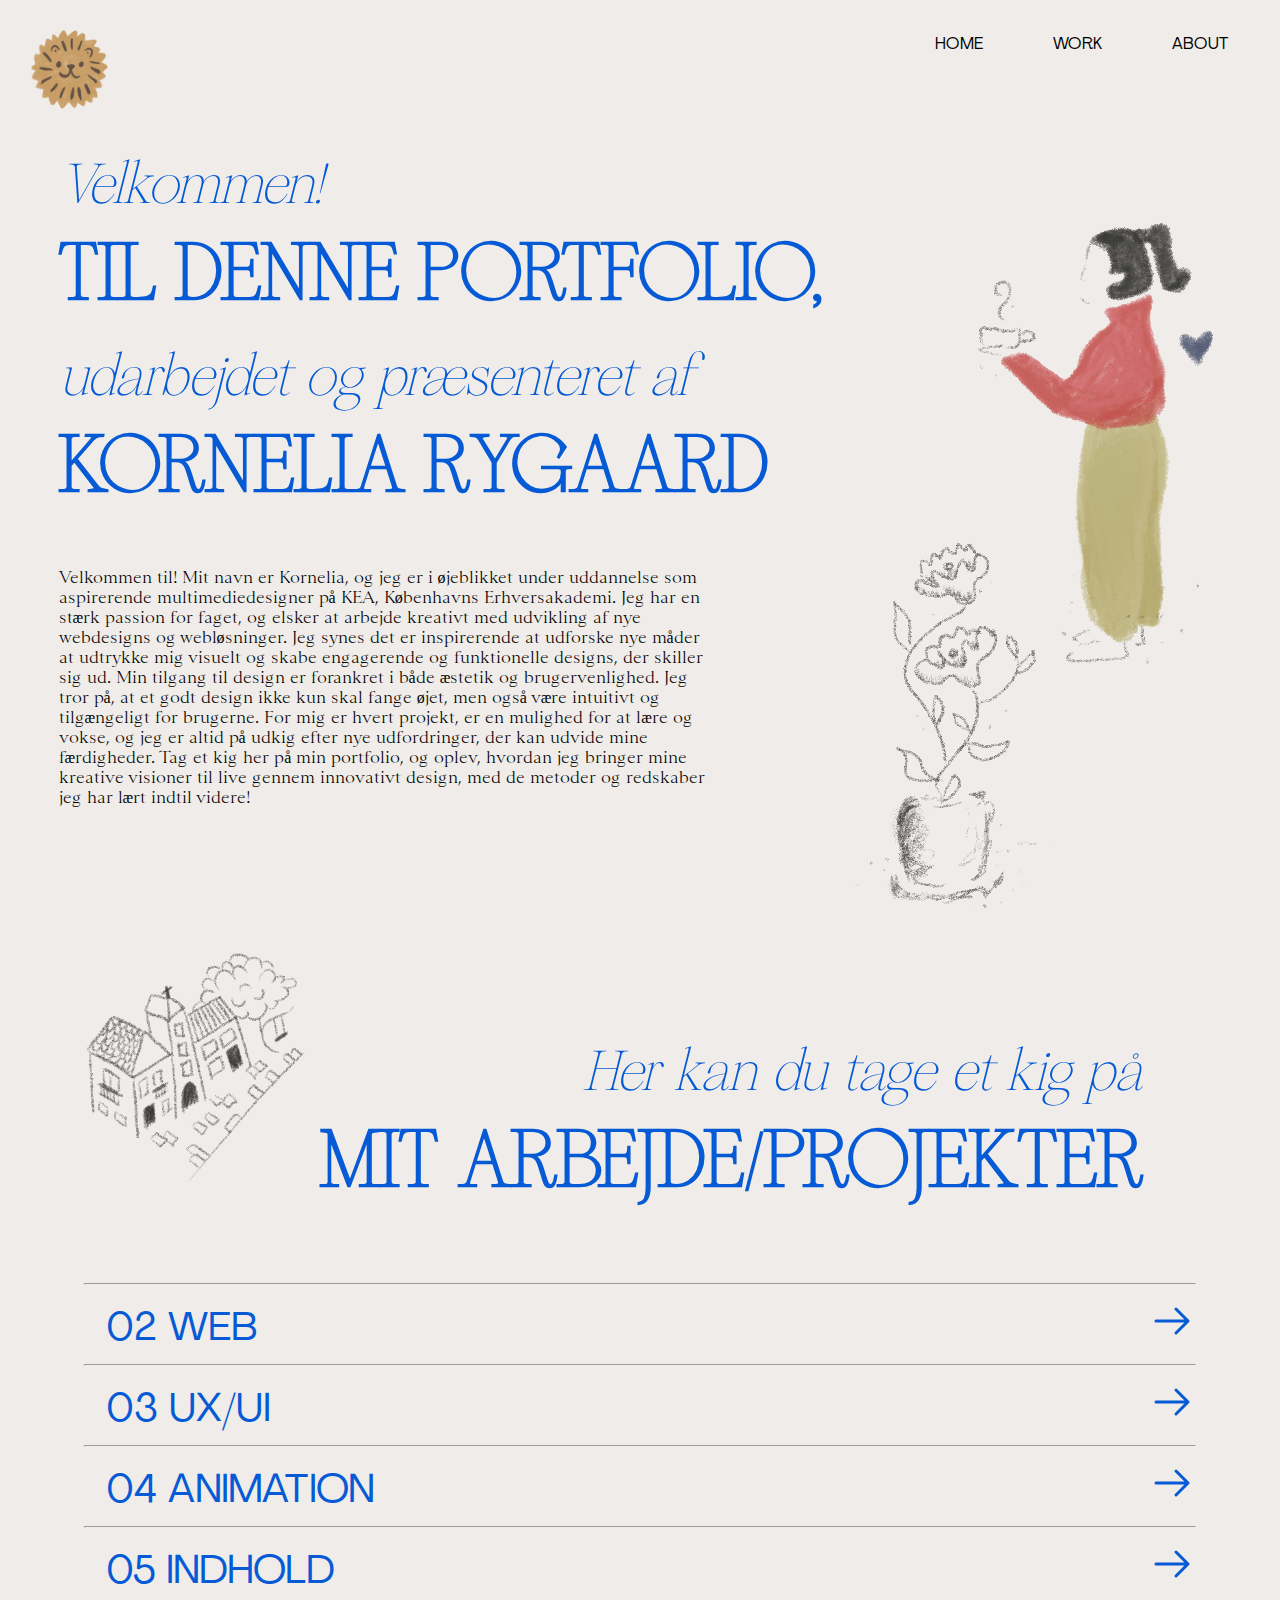
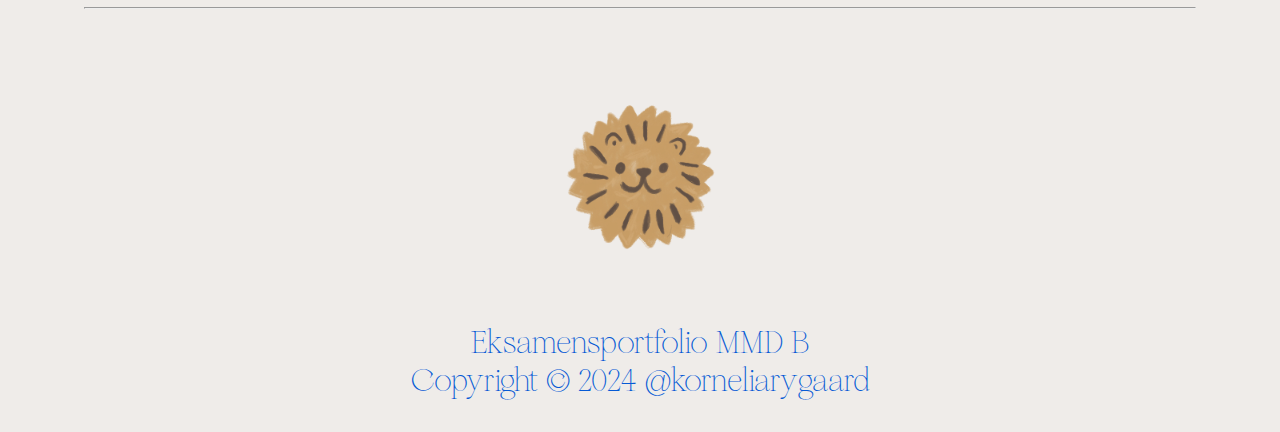
<file: 06_portfolio/index.html>
<!DOCTYPE html>
<html lang="da">

<head>
    <meta charset="UTF-8">
    <meta name="viewport" content="width=device-width, initial-scale=1.0">
    <title>Forside</title>
    <link rel="stylesheet" href="layout.css">
    <link rel="stylesheet" href="style.css">
    <link rel="icon" href="img/favicon/android-chrome-192x192.png" type="image/x-icon">
    <link rel="icon" href="img/favicon/android-chrome-512x512.png" type="image/x-icon">


</head>

<body>





    <header>
        <div class="logo">
            <a href="index.html">

                <span><img class="logo_img" src="img/favicon/android-chrome-192x192.png" alt=""></span>
            </a>

        </div>


        <nav>
            <ul class="menu">

                <li> <a href="">HOME
                    </a></li>
                <li> <a href="#work">WORK
                    </a></li>
                <li> <a href="about.html">ABOUT
                    </a></li>


            </ul>
        </nav>
        <div class="burger">
            <div class="line"></div>
            <div class="line"></div>
            <div class="line"></div>
        </div>
    </header>

    <div class="grid_velkommen">

        <div>

            <h1>
                <span class="smaller">Velkommen!</span><br>
                <span>TIL DENNE PORTFOLIO,</span><br>
                <span class="smaller">udarbejdet og præsenteret af</span><br>
                <span>KORNELIA RYGAARD</span>
            </h1>
            <p class="p_index">Velkommen til! Mit navn er Kornelia, og jeg er i øjeblikket under uddannelse som
                aspirerende
                multimediedesigner
                på KEA,
                Københavns Erhversakademi.
                Jeg har en stærk passion for faget, og elsker at arbejde kreativt med udvikling af nye webdesigns og
                webløsninger. Jeg
                synes det er inspirerende at udforske nye måder at udtrykke mig visuelt og skabe engagerende og
                funktionelle
                designs,
                der skiller sig ud. Min tilgang til design er forankret i både æstetik og brugervenlighed. Jeg tror på,
                at et
                godt design ikke kun skal fange øjet, men også være intuitivt og tilgængeligt for brugerne. For mig er
                hvert
                projekt, er en mulighed for at lære og vokse, og jeg er altid på
                udkig efter nye udfordringer, der kan udvide mine færdigheder.
                Tag et kig her på min portfolio, og oplev, hvordan jeg bringer mine kreative visioner til live gennem
                innovativt
                design, med de metoder og redskaber jeg har lært indtil videre!</p>
        </div>
        <div>
            <img src="img/girl_plant.png" alt="girl">
        </div>
    </div>
    <section id="work">
        <div class="work_grid">
            <div><img class="street_index" src="img/street.png" alt="street"></div>
            <div>
                <h2>
                    <span class="smaller">Her kan du tage et kig på</span><br>
                    <span>MIT ARBEJDE/PROJEKTER</span>
                </h2>
            </div>
        </div>

        <hr>
        <div class="work_flex">

            <h3>02 WEB</h3>

            <a href="02_web.html">
                <div class="arrow_hover">
                    <svg xmlns="http://www.w3.org/2000/svg" width="3rem" height="3rem" viewBox="0 0 24 24">
                        <path fill="none" stroke="#065ad5" stroke-linecap="round" stroke-linejoin="round"
                            stroke-width="1.5" d="M12 20V4m0 0l6 6m-6-6l-6 6" />
                    </svg>
                </div>
            </a>
        </div>

        <hr>
        <div class="work_flex">
            <h3>03 UX/UI</h3>
            <a href="03_uxui.html">
                <div class="arrow_hover">
                    <svg xmlns="http://www.w3.org/2000/svg" width="3rem" height="3rem" viewBox="0 0 24 24">
                        <path fill="none" stroke="#065ad5" stroke-linecap="round" stroke-linejoin="round"
                            stroke-width="1.5" d="M12 20V4m0 0l6 6m-6-6l-6 6" />
                    </svg>
                </div>
            </a>
        </div>

        <hr>
        <div class="work_flex">
            <h3>04 ANIMATION</h3>
            <a href="04_animation.html">
                <div class="arrow_hover">
                    <svg xmlns="http://www.w3.org/2000/svg" width="3rem" height="3rem" viewBox="0 0 24 24">
                        <path fill="none" stroke="#065ad5" stroke-linecap="round" stroke-linejoin="round"
                            stroke-width="1.5" d="M12 20V4m0 0l6 6m-6-6l-6 6" />
                    </svg>
                </div>
            </a>
        </div>
        <hr>
        <div class="work_flex">

            <h3>05 INDHOLD</h3>

            <a href="05_indhold.html">
                <div class="arrow_hover">
                    <svg xmlns="http://www.w3.org/2000/svg" width="3rem" height="3rem" viewBox="0 0 24 24">
                        <path fill="none" stroke="#065ad5" stroke-linecap="round" stroke-linejoin="round"
                            stroke-width="1.5" d="M12 20V4m0 0l6 6m-6-6l-6 6" />
                    </svg>
                </div>
            </a>
        </div>
        <hr>

    </section>

    <footer>
        <img class="footer_img" src="img/lion1.png" alt="lion">
        <p class="footer_text">
            Eksamensportfolio MMD B <br>
            Copyright © 2024 @korneliarygaard
        </p>

    </footer>

    <script src="java.js"></script>
</body>

</html>
</file>
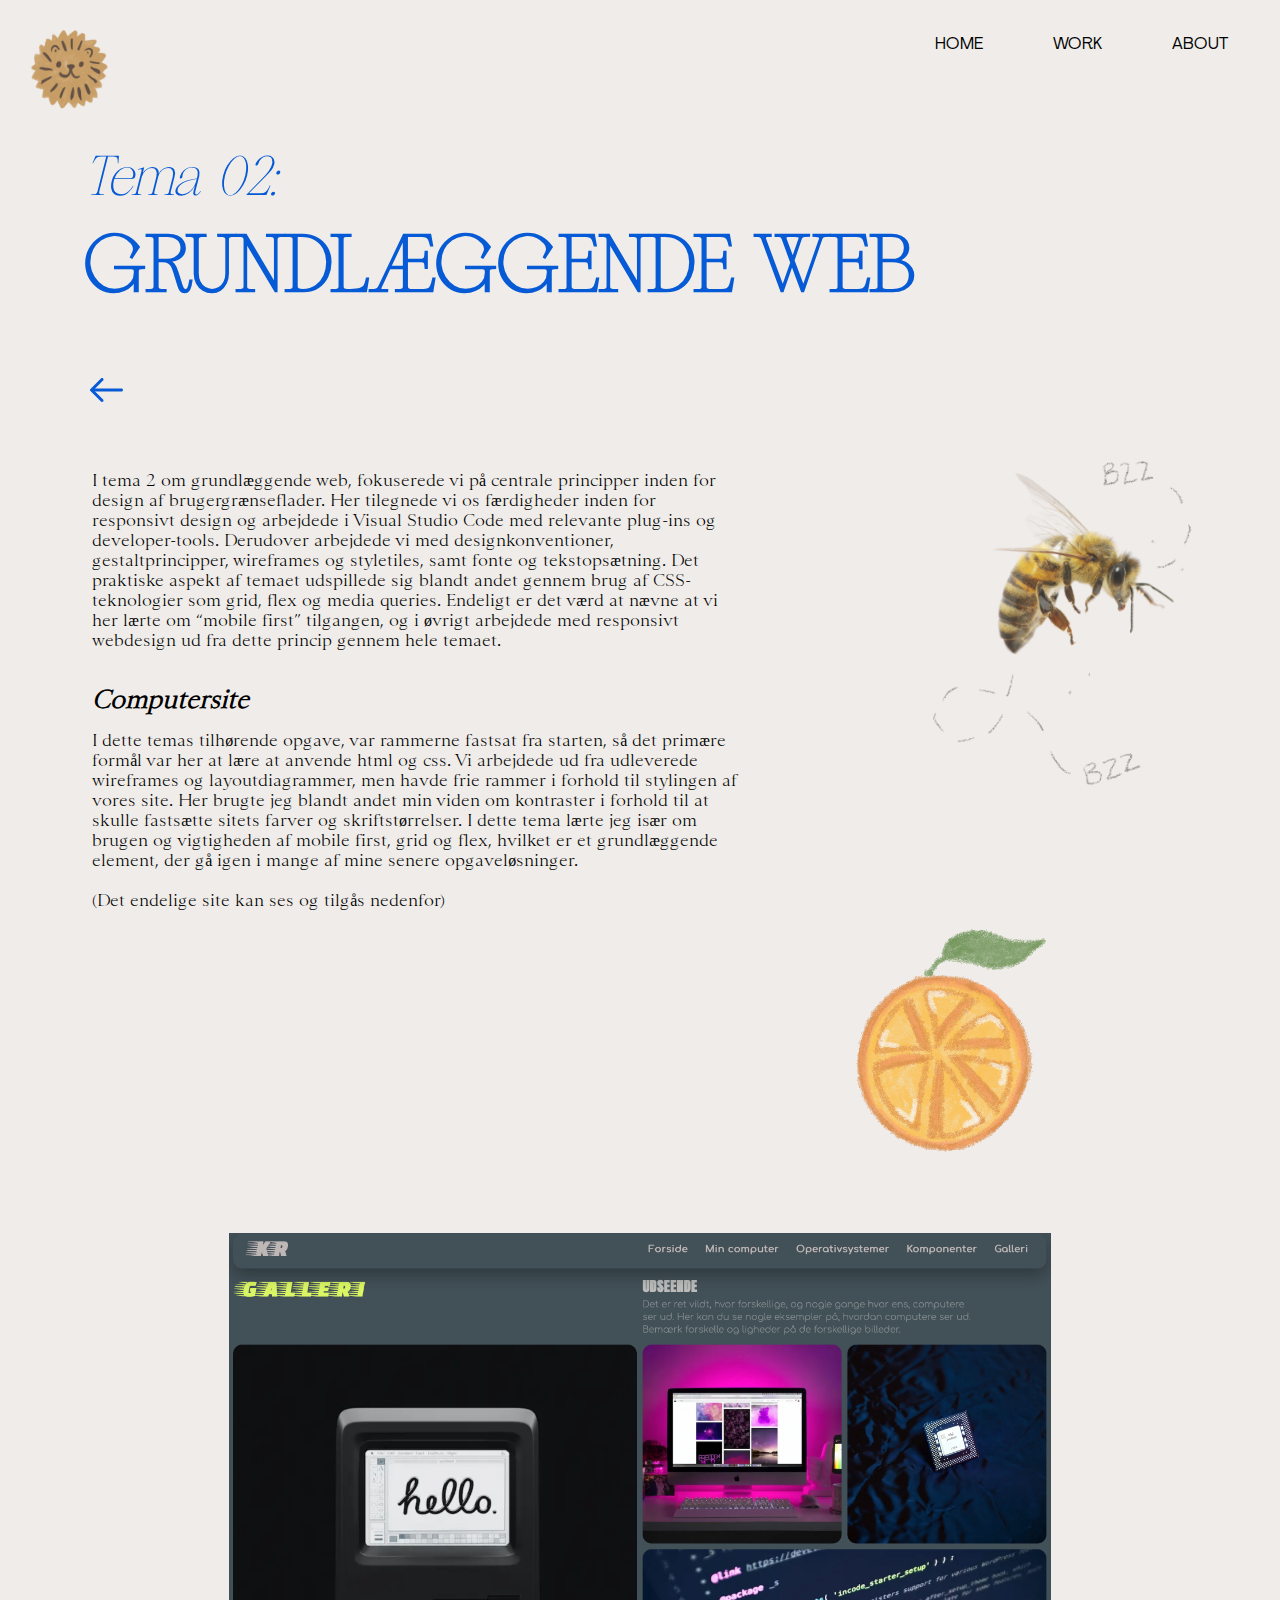
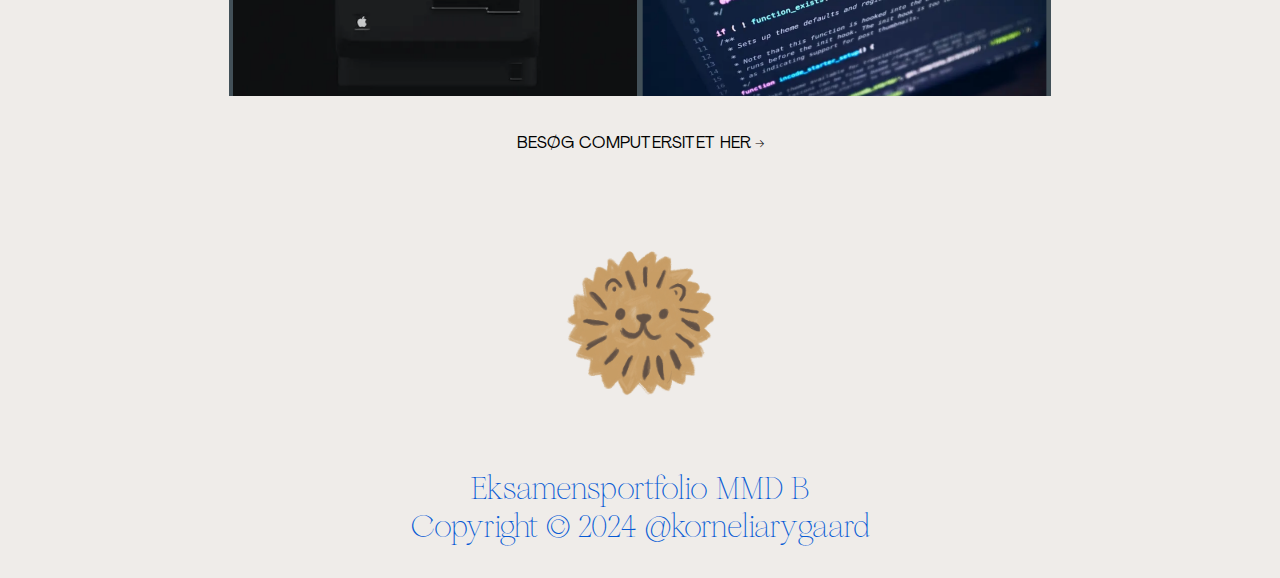
<file: 06_portfolio/02_web.html>
<!DOCTYPE html>
<html lang="da">

<head>
    <meta charset="UTF-8">
    <meta name="viewport" content="width=device-width, initial-scale=1.0">
    <title>02 web</title>
    <meta name="robots" content="noindex">
    <link rel="stylesheet" href="style.css">
    <link rel="stylesheet" href="layout.css">
    <link rel="icon" href="img/favicon/android-chrome-192x192.png" type="image/x-icon">
    <link rel="icon" href="img/favicon/android-chrome-512x512.png" type="image/x-icon">
</head>

<body>
    <header>
        <div class="logo">

            <a href="index.html">
                <span><img class="logo_img" src="img/favicon/android-chrome-192x192.png" alt=""></span>
            </a>

        </div>


        <nav>
            <ul class="menu">

                <li> <a href="index.html">HOME
                    </a></li>
                <li> <a href="index.html#work">WORK
                    </a></li>
                <li> <a href="about.html">ABOUT
                    </a></li>


            </ul>
        </nav>
        <div class="burger">
            <div class="line"></div>
            <div class="line"></div>
            <div class="line"></div>
        </div>
    </header>
    <h1>
        <span class="smaller">Tema 02:</span><br>
        <span>GRUNDLÆGGENDE WEB</span>
    </h1>


    <a href="index.html#work">

        <svg class="back_svg" xmlns="http://www.w3.org/2000/svg" width="3rem" height="3rem" viewBox="0 0 16 9">
            <path fill="#065ad5" d="M12.5 5h-9c-.28 0-.5-.22-.5-.5s.22-.5.5-.5h9c.28 0 .5.22.5.5s-.22.5-.5.5" />
            <path fill="#065ad5"
                d="M6 8.5a.47.47 0 0 1-.35-.15l-3.5-3.5c-.2-.2-.2-.51 0-.71L5.65.65c.2-.2.51-.2.71 0s.2.51 0 .71L3.21 4.51l3.15 3.15c.2.2.2.51 0 .71c-.1.1-.23.15-.35.15Z" />
        </svg>

    </a>

    <br> <br> <br>
    <div class="grid_02web1">
        <div>
            <p class="p_left">I tema 2 om grundlæggende web, fokuserede vi på centrale principper
                inden for
                design af
                brugergrænseflader. Her tilegnede vi os færdigheder inden for responsivt design og arbejdede i Visual
                Studio
                Code med relevante plug-ins og developer-tools.
                Derudover arbejdede vi med designkonventioner, gestaltprincipper, wireframes og styletiles, samt fonte
                og
                tekstopsætning. Det praktiske aspekt af temaet udspillede sig blandt andet gennem brug af
                CSS-teknologier som
                grid, flex og
                media queries. Endeligt er det værd at nævne at vi her lærte om “mobile first” tilgangen, og i øvrigt
                arbejdede
                med responsivt webdesign ud fra dette princip gennem hele temaet.</p>

            <h4>Computersite</h4>
            <p class="p_left">I dette temas tilhørende opgave, var rammerne fastsat fra starten, så det primære formål
                var her at lære at anvende html
                og css.
                Vi arbejdede ud fra udleverede wireframes og layoutdiagrammer, men havde frie rammer i forhold til
                stylingen af vores
                site.
                Her brugte jeg blandt andet min viden om kontraster i forhold til at skulle fastsætte sitets farver og
                skriftstørrelser.
                I dette tema lærte jeg især om brugen og vigtigheden af mobile first, grid og flex, hvilket er et
                grundlæggende element,
                der gå igen i mange af mine senere opgaveløsninger. <br><br>(Det endelige site kan ses og tilgås
                nedenfor)
            </p>
        </div>

        <div><img class="bee_02" src="img/bee.png" alt="bee"></div>
    </div>

    <div class="grid_02web2">
        <div></div>

        <div><img src="img/orange.png" alt="orange"></div>



    </div>


    <img class="site_img" src="img/sites/computersite_1.png" alt="site">


    <div class="visit_container">
        <a class="visit_link" href="http://korneliarygaard.dk/kea/02_web/01_website/website/index.html">BESØG
            COMPUTERSITET HER
            &rarr;
        </a>
    </div>
    <footer>
        <img class="footer_img" src="img/lion1.png" alt="lion">
        <p class="footer_text">
            Eksamensportfolio MMD B <br>
            Copyright © 2024 @korneliarygaard
        </p>

    </footer>

    <script src="java.js"></script>
</body>

</html>
</file>
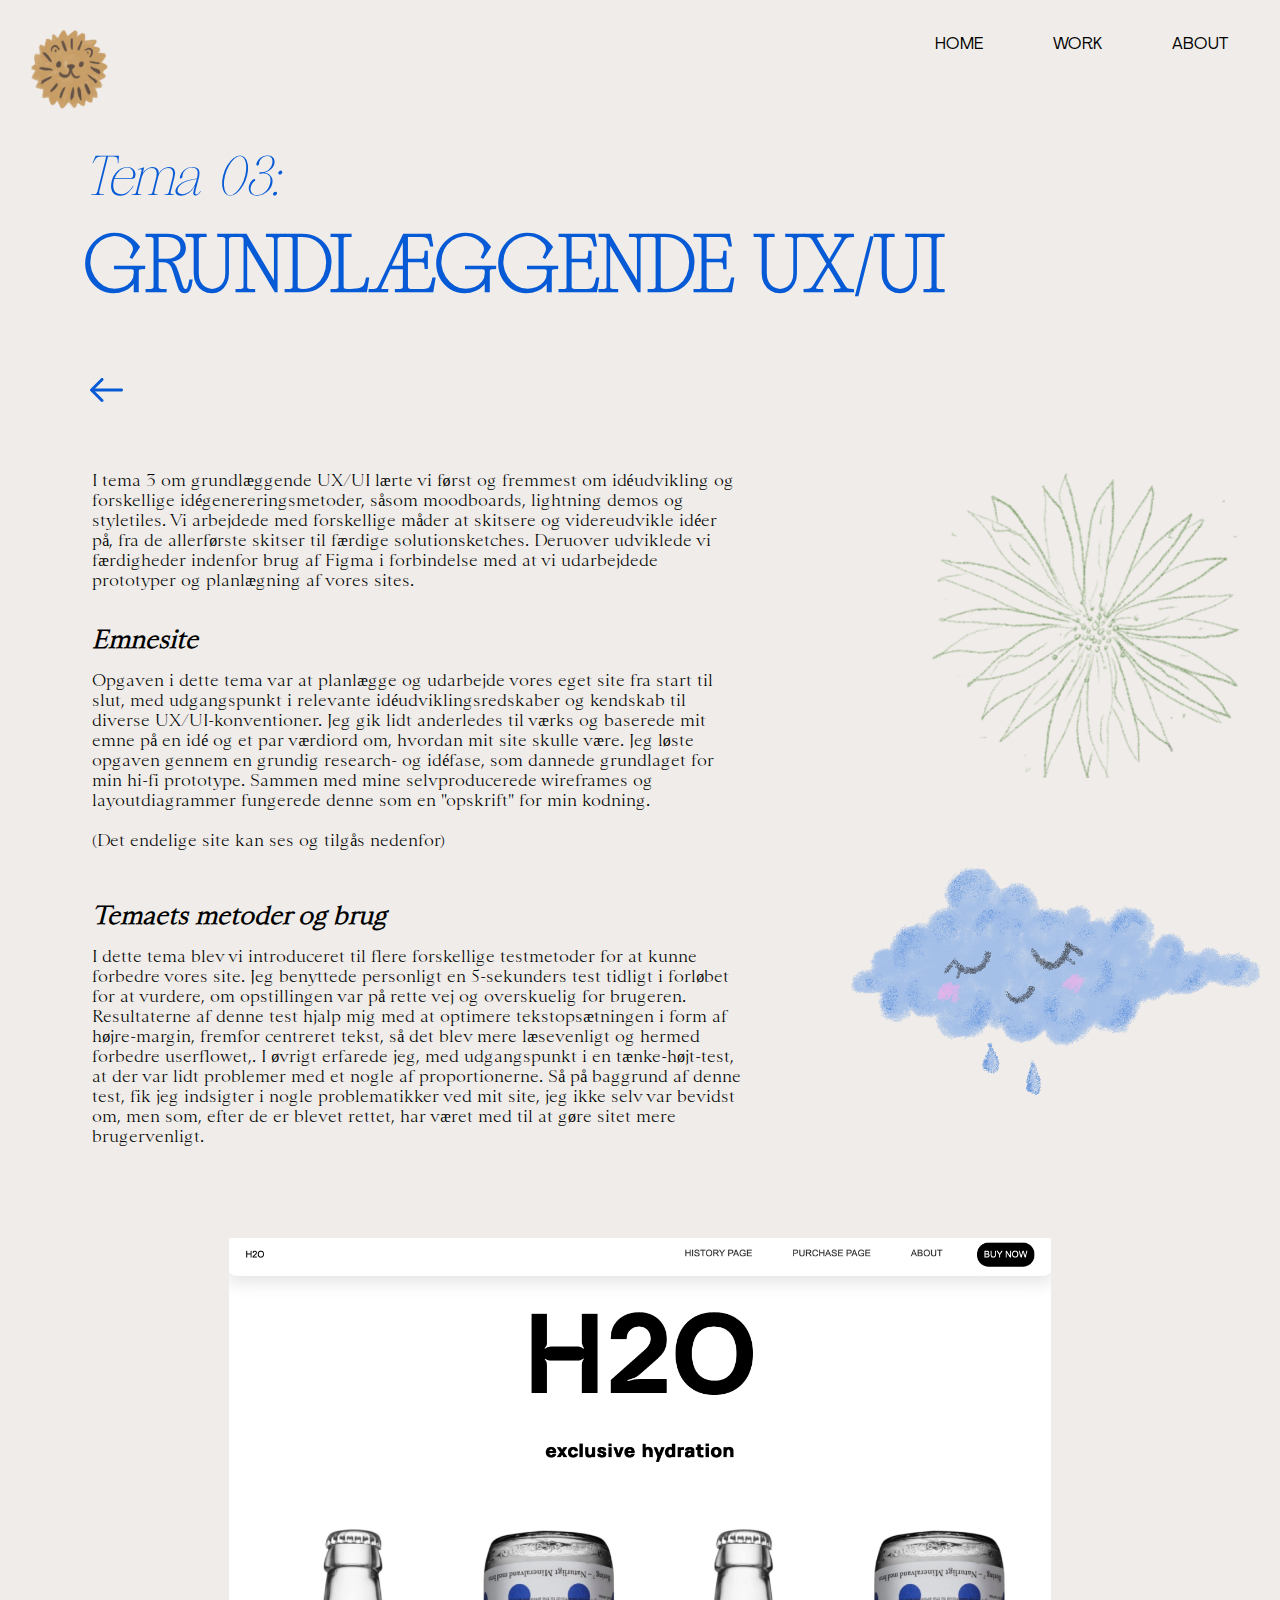
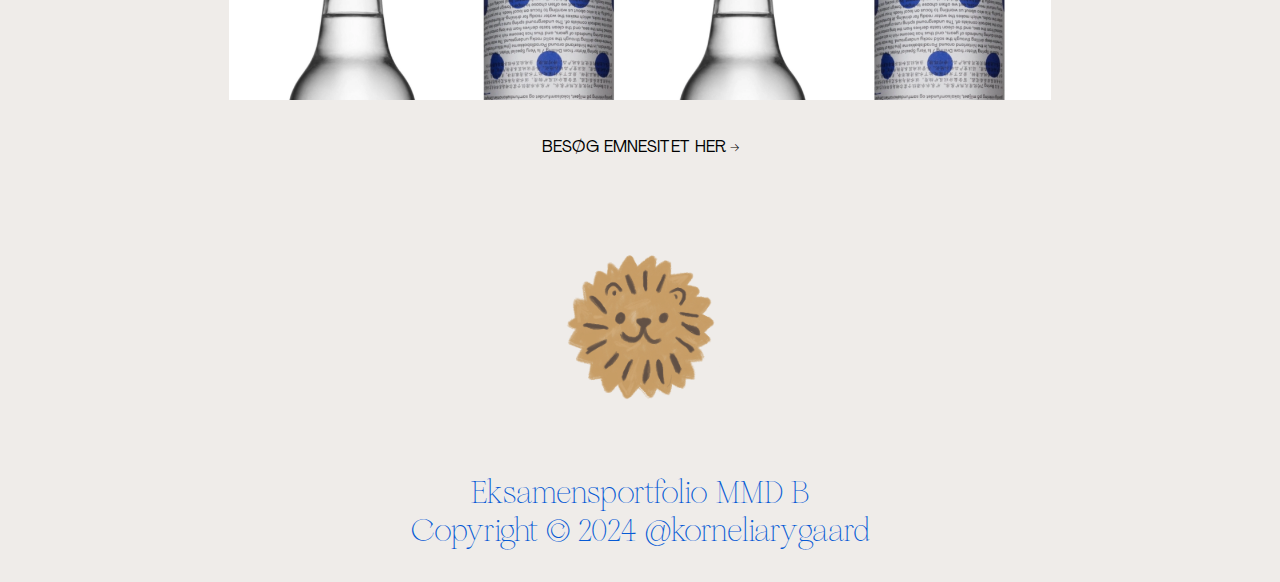
<file: 06_portfolio/03_uxui.html>
<!DOCTYPE html>
<html lang="da">

<head>
    <meta charset="UTF-8">
    <meta name="viewport" content="width=device-width, initial-scale=1.0">
    <meta name="robots" content="noindex">
    <title>03 UX/UI</title>
    <link rel="stylesheet" href="style.css">
    <link rel="stylesheet" href="layout.css">
    <link rel="icon" href="img/favicon/android-chrome-192x192.png" type="image/x-icon">
    <link rel="icon" href="img/favicon/android-chrome-512x512.png" type="image/x-icon">
</head>

<body>
    <header>
        <div class="logo">

            <a href="index.html">
                <span><img class="logo_img" src="img/favicon/android-chrome-192x192.png" alt=""></span>
            </a>

        </div>


        <nav>
            <ul class="menu">

                <li> <a href="index.html">HOME
                    </a></li>
                <li> <a href="index.html#work">WORK
                    </a></li>
                <li> <a href="about.html">ABOUT
                    </a></li>


            </ul>
        </nav>
        <div class="burger">
            <div class="line"></div>
            <div class="line"></div>
            <div class="line"></div>
        </div>
    </header>

    <h1>
        <span class="smaller">Tema 03:</span><br>
        <span>GRUNDLÆGGENDE UX/UI</span>
    </h1>


    <a href="index.html#work">
        <svg class="back_svg" xmlns="http://www.w3.org/2000/svg" width="3rem" height="3rem" viewBox="0 0 16 9">
            <path fill="#065ad5" d="M12.5 5h-9c-.28 0-.5-.22-.5-.5s.22-.5.5-.5h9c.28 0 .5.22.5.5s-.22.5-.5.5" />
            <path fill="#065ad5"
                d="M6 8.5a.47.47 0 0 1-.35-.15l-3.5-3.5c-.2-.2-.2-.51 0-.71L5.65.65c.2-.2.51-.2.71 0s.2.51 0 .71L3.21 4.51l3.15 3.15c.2.2.2.51 0 .71c-.1.1-.23.15-.35.15Z" />
        </svg>

    </a>

    <br> <br> <br>
    <div class="grid_03uxui1">
        <div>
            <p class="p_left">I tema 3 om grundlæggende UX/UI lærte vi først og fremmest om idéudvikling og forskellige
                idégenereringsmetoder, såsom
                moodboards, lightning demos og styletiles. Vi arbejdede med forskellige måder at skitsere og
                videreudvikle idéer på, fra
                de allerførste skitser til færdige solutionsketches. Deruover udviklede vi færdigheder indenfor brug af
                Figma i
                forbindelse med at vi udarbejdede prototyper og planlægning af vores sites.</p>

            <h4>Emnesite</h4>
            <p class="p_left">
                Opgaven i dette tema var at planlægge og udarbejde vores eget site fra start til slut, med udgangspunkt
                i relevante
                idéudviklingsredskaber og kendskab til diverse UX/UI-konventioner. Jeg gik lidt anderledes til værks og
                baserede mit
                emne på en idé og et par værdiord om, hvordan mit site skulle være.

                Jeg løste opgaven gennem en grundig research- og idéfase, som dannede grundlaget for min hi-fi
                prototype.
                Sammen med mine
                selvproducerede wireframes og layoutdiagrammer fungerede denne som en "opskrift" for min kodning.
                <br> <br>(Det endelige site kan ses og tilgås nedenfor)

            </p>
        </div>


        <div><img class="flower_03" src="img/flower.png" alt="yinyan"></div>


    </div>

    <div class="grid_03uxui2">
        <div>
            <h4>Temaets metoder og brug</h4>
            <p class="p_left"> I dette tema blev vi introduceret til flere forskellige testmetoder for at kunne forbedre
                vores site. Jeg benyttede
                personligt en 5-sekunders test tidligt i forløbet for at vurdere, om opstillingen var på rette vej og
                overskuelig for
                brugeren. Resultaterne af denne test hjalp mig med at optimere tekstopsætningen i form af højre-margin,
                fremfor centreret tekst, så det blev mere
                læsevenligt og hermed forbedre userflowet,.
                I øvrigt erfarede jeg, med udgangspunkt i en tænke-højt-test, at der var lidt problemer med et
                nogle af proportionerne. Så på baggrund af denne test,
                fik jeg indsigter i nogle problematikker ved mit site, jeg ikke selv var bevidst om, men som, efter de
                er blevet rettet, har været med til at gøre sitet mere brugervenligt.</p>
        </div>

        <div><img src="img/cloud.png" alt="cloud"></div>

    </div>

    <img class="site_img" src="img/sites/emnesite.png" alt="site">


    <div class="visit_container">
        <a class="visit_link" href="http://korneliarygaard.dk/kea/03_ux/emnesite/index.html">BESØG EMNESITET HER
            &rarr;
        </a>
    </div>


    <footer>
        <img class="footer_img" src="img/lion1.png" alt="lion">
        <p class="footer_text">
            Eksamensportfolio MMD B <br>
            Copyright © 2024 @korneliarygaard
        </p>

    </footer>

    <script src="java.js"></script>

</body>

</html>
</file>
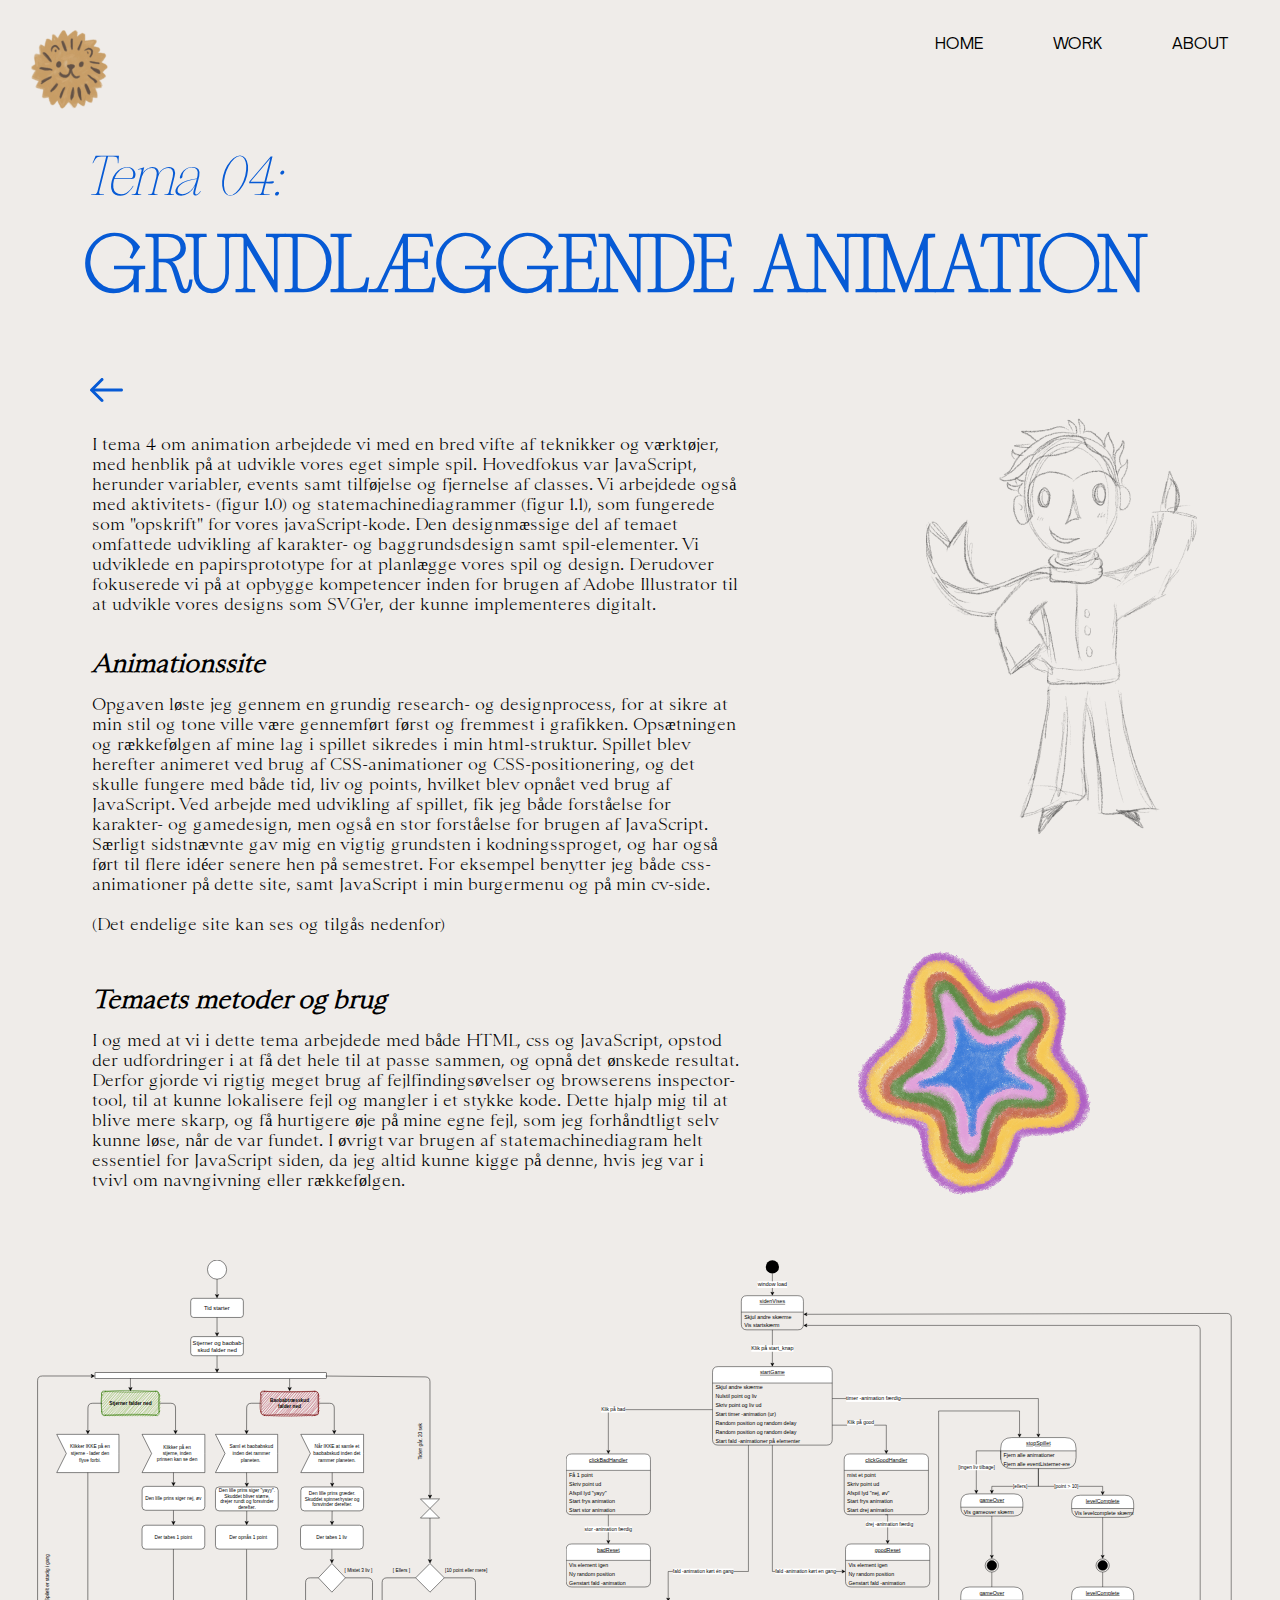
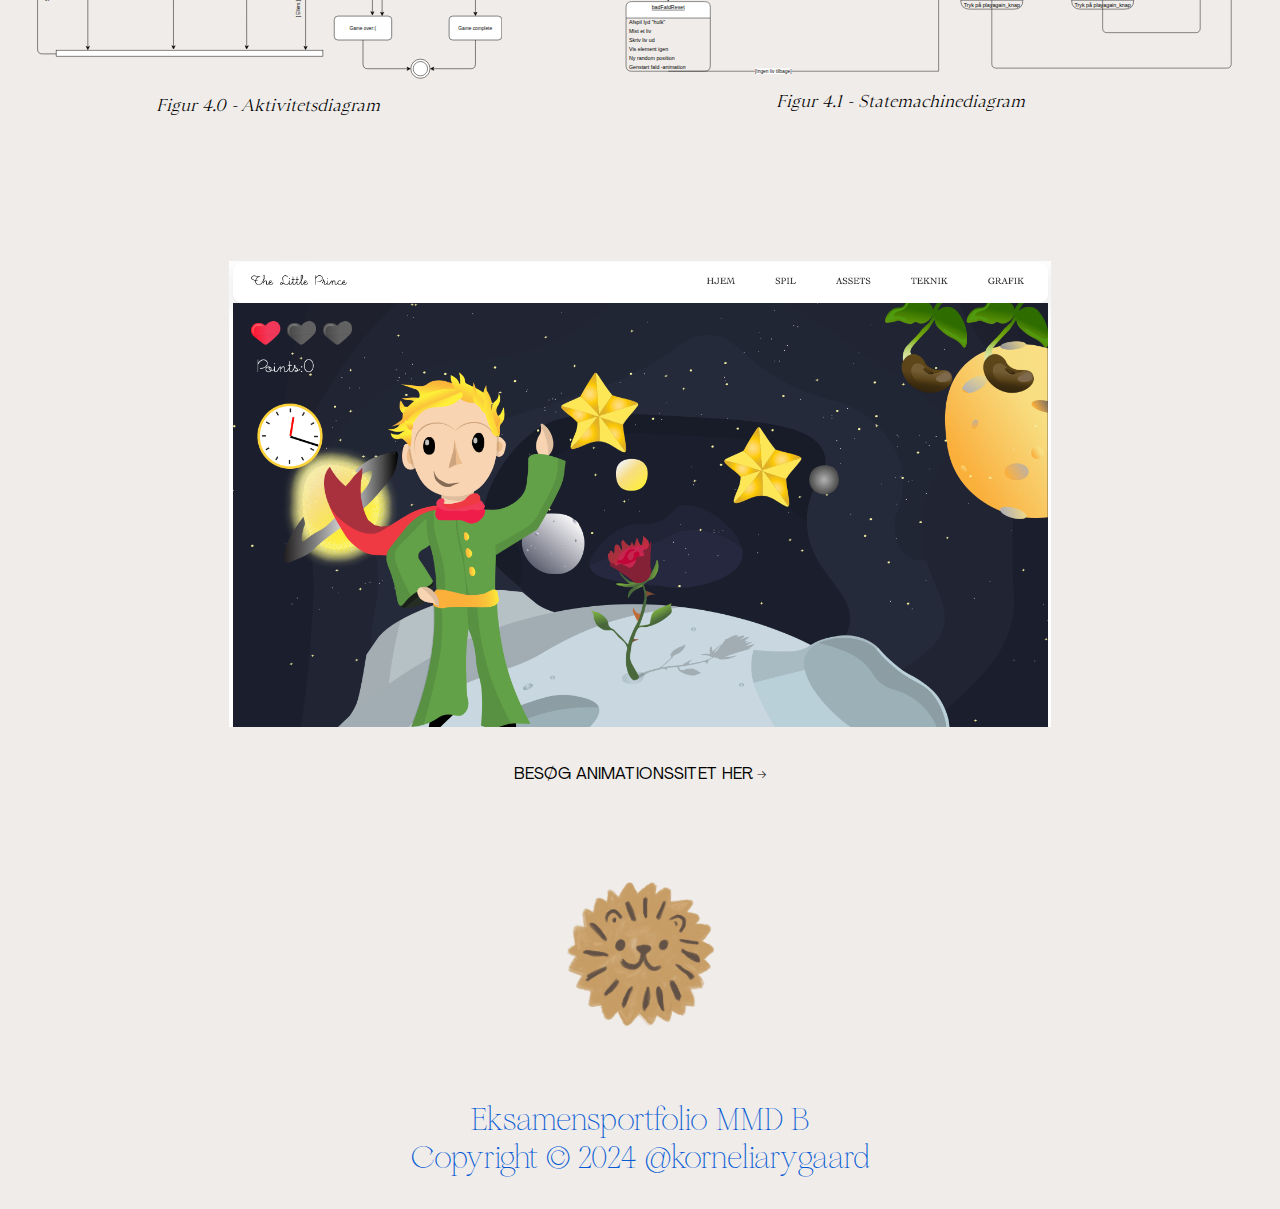
<file: 06_portfolio/04_animation.html>
<!DOCTYPE html>
<html lang="da">

<head>
    <meta charset="UTF-8">
    <meta name="viewport" content="width=device-width, initial-scale=1.0">
    <meta name="robots" content="noindex">
    <title>04 animation</title>
    <link rel="stylesheet" href="style.css">
    <link rel="stylesheet" href="layout.css">
    <link rel="icon" href="img/favicon/android-chrome-192x192.png" type="image/x-icon">
    <link rel="icon" href="img/favicon/android-chrome-512x512.png" type="image/x-icon">
</head>

<body>
    <header>
        <div class="logo">

            <a href="index.html">
                <span><img class="logo_img" src="img/favicon/android-chrome-192x192.png" alt=""></span>
            </a>

        </div>


        <nav>
            <ul class="menu">

                <li> <a href="index.html">HOME
                    </a></li>
                <li> <a href="index.html#work">WORK
                    </a></li>
                <li> <a href="about.html">ABOUT
                    </a></li>


            </ul>
        </nav>
        <div class="burger">
            <div class="line"></div>
            <div class="line"></div>
            <div class="line"></div>
        </div>
    </header>

    <h1>
        <span class="smaller">Tema 04:</span><br>
        <span>GRUNDLÆGGENDE ANIMATION</span>
    </h1>


    <a href="index.html#work">
        <svg class="back_svg" xmlns="http://www.w3.org/2000/svg" width="3rem" height="3rem" viewBox="0 0 16 9">
            <path fill="#065ad5" d="M12.5 5h-9c-.28 0-.5-.22-.5-.5s.22-.5.5-.5h9c.28 0 .5.22.5.5s-.22.5-.5.5" />
            <path fill="#065ad5"
                d="M6 8.5a.47.47 0 0 1-.35-.15l-3.5-3.5c-.2-.2-.2-.51 0-.71L5.65.65c.2-.2.51-.2.71 0s.2.51 0 .71L3.21 4.51l3.15 3.15c.2.2.2.51 0 .71c-.1.1-.23.15-.35.15Z" />
        </svg>

    </a>

    <div class="grid_04animation1">
        <div>
            <p class="p_left">I tema 4 om animation arbejdede vi med en bred vifte af teknikker og værktøjer, med
                henblik
                på at udvikle vores eget
                simple spil. Hovedfokus var JavaScript, herunder variabler, events samt tilføjelse og fjernelse af
                classes. Vi arbejdede også med aktivitets- (figur 1.0) og statemachinediagrammer (figur 1.1),
                som fungerede som "opskrift" for vores javaScript-kode.

                Den designmæssige del af temaet omfattede udvikling af karakter- og baggrundsdesign samt spil-elementer.
                Vi udviklede en
                papirsprototype for at planlægge vores spil og design. Derudover fokuserede vi på at opbygge kompetencer
                inden for
                brugen af Adobe Illustrator til at udvikle vores designs som SVG'er, der kunne implementeres digitalt.
            </p>

            <h4>Animationssite</h4>
            <p class="p_left"> Opgaven løste jeg gennem en grundig research- og designprocess, for at sikre at min stil
                og tone
                ville være gennemført først og fremmest i grafikken. Opsætningen og rækkefølgen af mine lag i spillet
                sikredes i min html-struktur.
                Spillet blev herefter animeret ved brug af CSS-animationer og CSS-positionering, og det skulle fungere
                med både
                tid, liv
                og points, hvilket blev opnået ved brug af JavaScript. Ved arbejde med udvikling af spillet, fik jeg
                både forståelse for
                karakter- og gamedesign, men også en stor forståelse for brugen af JavaScript. Særligt sidstnævnte gav
                mig en vigtig grundsten i kodningssproget,
                og har også ført til flere idéer senere hen på semestret. For eksempel benytter jeg både css-animationer
                på dette site,
                samt JavaScript i min burgermenu og på min cv-side.
                <br> <br>(Det endelige site kan ses og tilgås nedenfor)
            </p>



        </div>

        <div><img src="img/prince_happy.png" alt="prince"></div>

    </div>
    <div class="grid_04animation2">
        <div>
            <h4>Temaets metoder og brug</h4>
            <p class="p_left">
                I og med at vi i dette tema arbejdede med både HTML, css og JavaScript,
                opstod der udfordringer i at få det hele til at passe sammen, og opnå det ønskede resultat.
                Derfor gjorde vi rigtig meget brug af fejlfindingsøvelser og browserens inspector-tool, til at kunne
                lokalisere
                fejl og mangler i et stykke kode. Dette hjalp mig til at blive mere skarp, og få hurtigere øje på
                mine
                egne fejl, som jeg forhåndtligt selv kunne løse, når de var fundet. I øvrigt var brugen af
                statemachinediagram helt essentiel for
                JavaScript siden, da jeg altid kunne kigge på denne, hvis jeg var i tvivl om navngivning eller
                rækkefølgen.

            </p>
        </div>

        <div><img class="star_04" src="img/star.png" alt="star"></div>

    </div>
    <br><br> <br>

    <div class="grid_04_diagram">
        <div>
            <img src="img/aktivitetsdiagram.svg" alt="aktivitetsdiagram">
            <p class="tekst_diagram">Figur 4.0 - Aktivitetsdiagram</p>
        </div>
        <div>
            <img src="img/statemachinediagram.svg" alt="statemachinediagram">
            <p class="tekst_diagram">Figur 4.1 - Statemachinediagram</p>
        </div>
    </div>
    <img class="site_img" src="img/sites/animationsite.png" alt="site">


    <div class="visit_container">
        <a class="visit_link" href="http://korneliarygaard.dk/kea/04_animation/website/">BESØG ANIMATIONSSITET HER
            &rarr;
        </a>
    </div>


    <footer>
        <img class="footer_img" src="img/lion1.png" alt="lion">
        <p class="footer_text">
            Eksamensportfolio MMD B <br>
            Copyright © 2024 @korneliarygaard
        </p>

    </footer>

    <script src="java.js"></script>

</body>

</html>
</file>
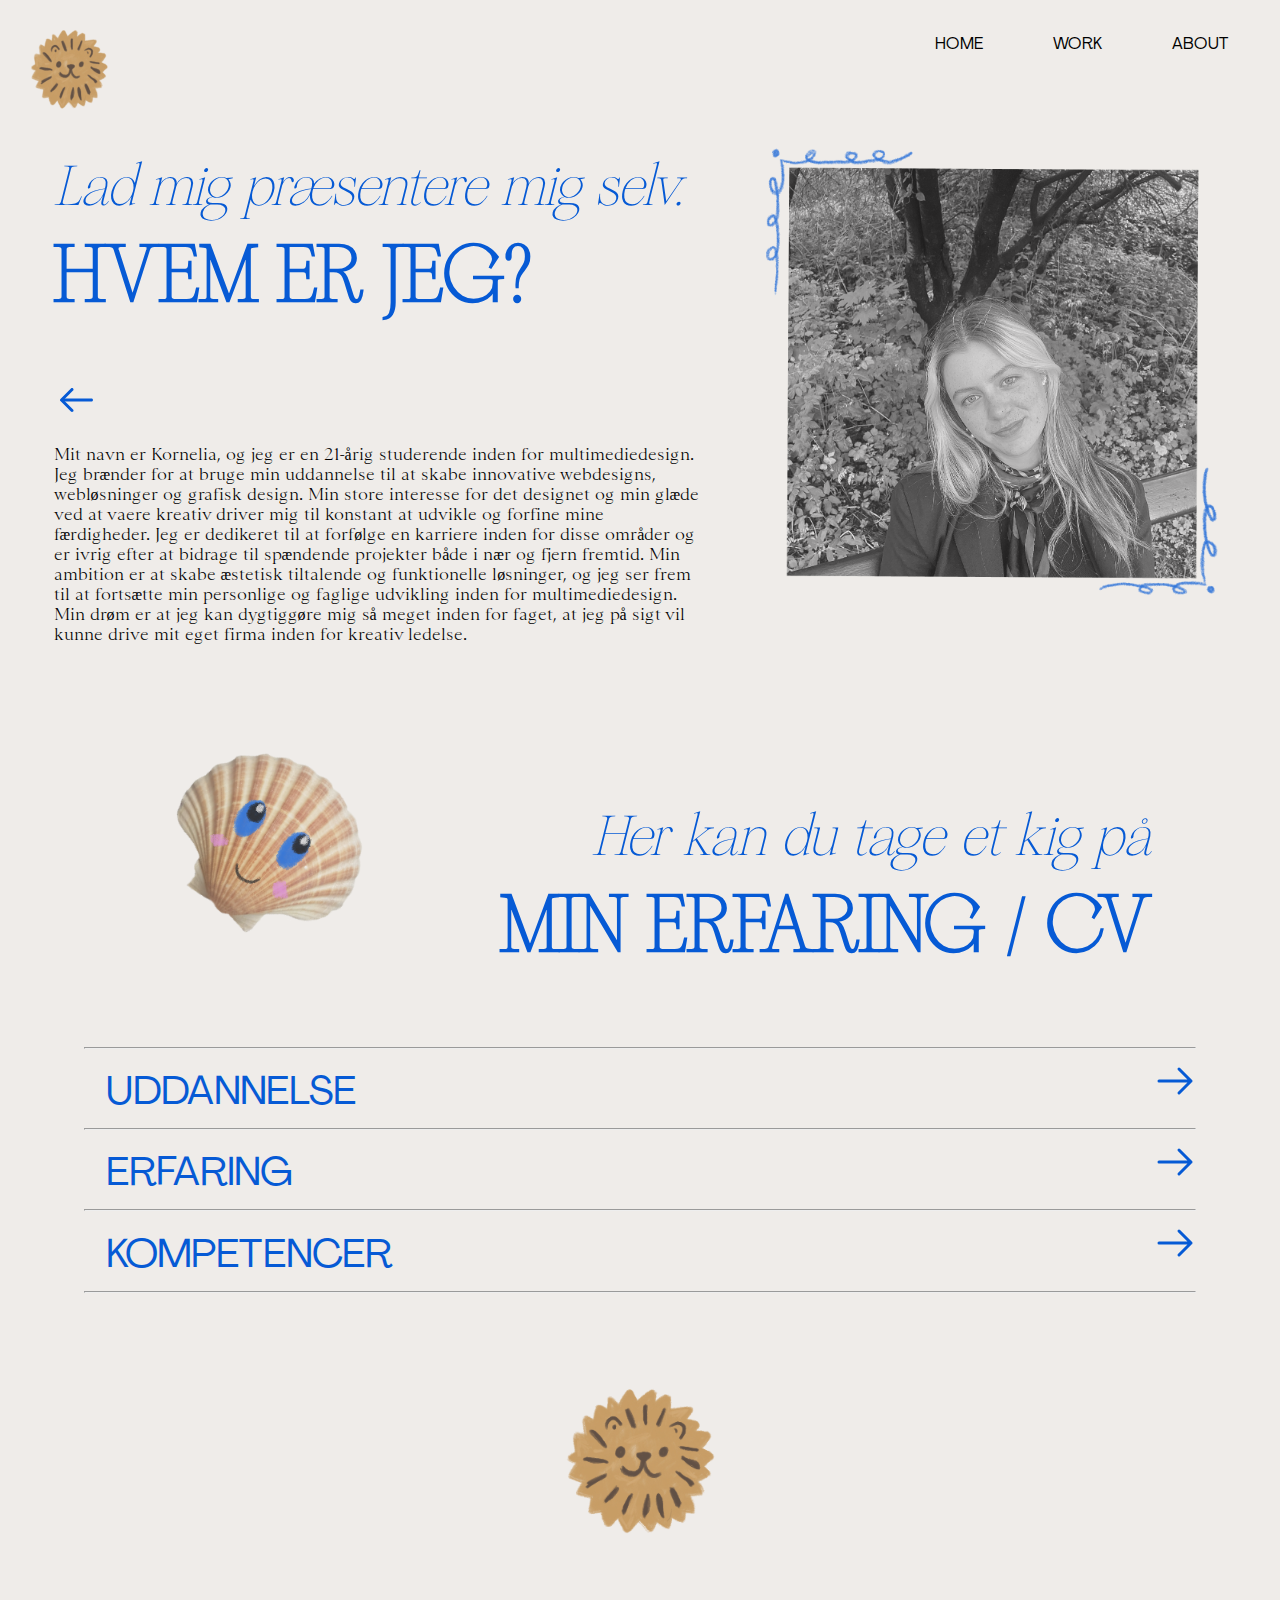
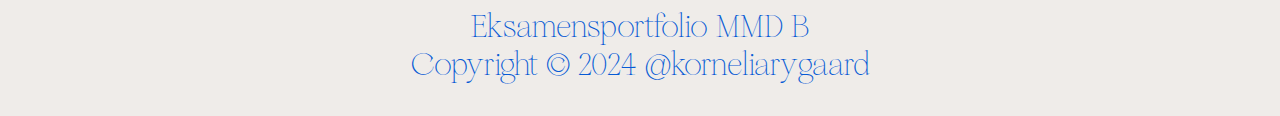
<file: 06_portfolio/about.html>
<!DOCTYPE html>
<html lang="da">

<head>
    <meta charset="UTF-8">
    <meta name="viewport" content="width=device-width, initial-scale=1.0">
    <title>About</title>
    <link rel="stylesheet" href="layout.css">
    <link rel="stylesheet" href="style.css">
    <link rel="icon" href="img/favicon/android-chrome-192x192.png" type="image/x-icon">
    <link rel="icon" href="img/favicon/android-chrome-512x512.png" type="image/x-icon">
</head>

<body>

    <header>
        <div class="logo">
            <a href="index.html">
                <span><img class="logo_img" src="img/favicon/android-chrome-192x192.png" alt=""></span>
            </a>

        </div>


        <nav>
            <ul class="menu">

                <li> <a href="index.html">HOME
                    </a></li>
                <li> <a href="index.html#work">WORK
                    </a></li>
                <li> <a href="about.html">ABOUT
                    </a></li>


            </ul>
        </nav>
        <div class="burger">
            <div class="line"></div>
            <div class="line"></div>
            <div class="line"></div>
        </div>
    </header>


    <div class="grid_about">
        <div>
            <h1>
                <span class="smaller">Lad mig præsentere mig selv.</span><br>
                <span>HVEM ER JEG?</span><br>

            </h1>
            <a href="index.html">
                <svg class="back_svg" xmlns="http://www.w3.org/2000/svg" width="3rem" height="3rem" viewBox="0 0 16 9">
                    <path fill="#065ad5" d="M12.5 5h-9c-.28 0-.5-.22-.5-.5s.22-.5.5-.5h9c.28 0 .5.22.5.5s-.22.5-.5.5" />
                    <path fill="#065ad5"
                        d="M6 8.5a.47.47 0 0 1-.35-.15l-3.5-3.5c-.2-.2-.2-.51 0-.71L5.65.65c.2-.2.51-.2.71 0s.2.51 0 .71L3.21 4.51l3.15 3.15c.2.2.2.51 0 .71c-.1.1-.23.15-.35.15Z" />
                </svg>
            </a>
            <p class="p_about">Mit navn er Kornelia, og jeg er en 21-årig studerende inden for multimediedesign. Jeg
                brænder
                for at bruge min
                uddannelse til at skabe innovative webdesigns, webløsninger og grafisk design. Min store interesse for
                det
                designet og
                min glæde ved at vaere kreativ driver mig til konstant at udvikle og forfine mine færdigheder.
                Jeg er dedikeret til at forfølge en karriere inden for disse områder og er ivrig efter at bidrage til
                spændende
                projekter både i nær og fjern fremtid. Min ambition er at skabe æstetisk tiltalende og funktionelle
                løsninger, og jeg ser frem til at fortsætte min personlige og faglige udvikling inden for
                multimediedesign. Min
                drøm er at jeg kan dygtiggøre mig så meget inden for faget, at jeg på sigt vil kunne drive mit eget
                firma
                inden for
                kreativ ledelse.</p>
        </div>
        <div><img class="portrait" src="img/portrait.png" alt="portrait"></div>

    </div>

    <br> <br> <br>
    <section id="cv">
        <div class="grid_cv">

            <div><img class="clam_about" src="img/clam.png" alt="clam"></div>
            <div>
                <h2>
                    <span class="smaller">Her kan du tage et kig på</span><br>
                    <span>MIN ERFARING / CV</span>
                </h2>
            </div>

        </div>
        <hr>
        <div class="cv_flex">
            <h3>UDDANNELSE</h3>
            <a href="javascript:void(0);" class="toggle_arrow">
                <div class="arrow_hover">
                    <svg xmlns="http://www.w3.org/2000/svg" width="3rem" height="3rem" viewBox="0 0 24 24">
                        <path fill="none" stroke="#065ad5" stroke-linecap="round" stroke-linejoin="round"
                            stroke-width="1.5" d="M12 20V4m0 0l6 6m-6-6l-6 6" />
                    </svg>
                </div>
            </a>
        </div>
        <div class="hidden_info">
            <ul>
                <li>Københavns Erhvervsakademi, MMD (igangværende)</li>
                <li>Skoleskibet Georg Stage (Juli 2022 - December 2022)</li>
                <li>Almen studentereksamen, Falkonergårdens Gymnasium og HF (August 2018 - Juni 2021)</li>
                <li>Grundskole, Freinetskolen Valby Langgade (August 2010 - Juni 2018)</li>
                <li>Grundskole, Rudolf Steiner Skolen (August 2008 - Juni 2010)</li>

            </ul>
        </div>


        <hr>

        <div class="cv_flex">
            <h3>ERFARING</h3>
            <a href="javascript:void(0);" class="toggle_arrow">
                <div class="arrow_hover">
                    <svg xmlns="http://www.w3.org/2000/svg" width="3rem" height="3rem" viewBox="0 0 24 24">
                        <path fill="none" stroke="#065ad5" stroke-linecap="round" stroke-linejoin="round"
                            stroke-width="1.5" d="M12 20V4m0 0l6 6m-6-6l-6 6" />
                    </svg>
                </div>
            </a>
        </div>
        <div class="hidden_info">
            <p class="p_hidden">Ansættelseshistorik</p>
            <ul>
                <li>Kagepige, Conditori La Glace (Januar 2018 - nuværende)</li>
                <li>Medarbejder, Irma Illum (Juli 2020 - Juni 2021)</li>
                <li>Ekspedient, Lagkagehuset Carlsbergbyen (Oktober 2017 - Januar 2018)</li>

            </ul>
            <p class="p_hidden">Anden relevant erfaring</p>
            <ul>
                <li>Erfaring i ProCreate</li>
                <li>Kendskab til kreativt arbejde med kollage og papir</li>
                <li>Har modtaget undervisning i billedkunst på SMK (2015) samt i gymnasiet (2019) </li>
                <li>Diverse kreative kurser, herunder forfatterkursus hos Gladiatorskolen</li>

            </ul>
        </div>

        <hr>

        <div class="cv_flex">
            <h3>KOMPETENCER</h3>
            <a href="javascript:void(0);" class="toggle_arrow">
                <div class="arrow_hover">
                    <svg xmlns="http://www.w3.org/2000/svg" width="3rem" height="3rem" viewBox="0 0 24 24">
                        <path fill="none" stroke="#065ad5" stroke-linecap="round" stroke-linejoin="round"
                            stroke-width="1.5" d="M12 20V4m0 0l6 6m-6-6l-6 6" />
                    </svg>
                </div>
            </a>
        </div>
        <div class="hidden_info">
            <ul>
                <li>Kodning - HTML, CSS og Javascript</li>
                <li>Adobe Illustrator</li>
                <li>Adobe Premiere Pro</li>
                <li>Adobe AfterEffects</li>
                <li>Videooptagelse, brug af udstyr</li>
                <li>Fotografering</li>
                <li>Desuden kendskab til, og tryghed i anvendelse af <br> grundlæggende designprincipper,
                    konventioner og
                    gestalter</li>
            </ul>
        </div>

        <hr>
    </section>

    <footer>
        <img class="footer_img" src="img/lion1.png" alt="lion">
        <p class="footer_text">
            Eksamensportfolio MMD B <br>
            Copyright © 2024 @korneliarygaard
        </p>

    </footer>

    <script src="java.js"></script>
</body>

</html>
</file>
<file: 06_portfolio/layout.css>
/*****************************  BURGERMENU  ******************************/
header {
  display: flex;
  justify-content: space-between;
  align-items: center;
  padding: 20px;
  top: 0;
  padding: 1rem 2rem;
}

nav {
  display: flex;
  align-items: center;
}

.menu {
  display: flex;
  list-style: none;
  margin: 0;
  padding: 0;
  margin-top: -20%;
}

.menu li {
  margin-right: 20px;
}

.menu li:last-child {
  margin-right: 0;
}

.menu a {
  display: block;
  padding: 10px;
  color: black;
  text-decoration: none;
  transition: color 0.3s;
  text-align: end;
}

.menu a:hover {
  color: #065ad5;
}

.burger {
  width: 30px;
  height: 20px;
  cursor: pointer;
}

.burger .line {
  width: 100%;
  height: 2px;
  background-color: black;
  margin-bottom: 5px;
  transition: 0.2s linear;
}
.burger {
  display: none;
}
@media screen and (max-width: 800px) {
  .menu {
    display: none;
  }
  .burger {
    display: block;
  }
  .burger.active .line:nth-child(1) {
    transform: rotate(45deg) translate(5px, 5px);
    transition: 0.2s linear;
  }

  .burger.active .line:nth-child(2) {
    opacity: 0;
    transition: 0.15s linear;
  }

  .burger.active .line:nth-child(3) {
    transform: rotate(-45deg) translate(5px, -5px);
    transition: 0.2s linear;
  }

  nav.active .menu {
    display: block;
    position: absolute;
    top: 60px;
    left: 0;
    width: 100%;
    z-index: 1;
  }

  nav.active .menu li {
    margin: 10px 20px;
  }

  nav.active .menu a {
    font-size: 24px;
  }
}

/******************************  MENU  ********************************/

@font-face {
  font-family: agrandir;
  src: url(fonts/Agrandir.ttf);
}
header a {
  font-family: agrandir;
  font-weight: normal;
}

header .logo a {
  font-size: 1.5rem;
  color: #000000;
  font-weight: normal;
}

.logo_tekst {
  font-family: agrandir;
}

header nav ul {
  display: flex;
  justify-content: space-between;
  list-style: none;
  padding-bottom: 0.4rem;
  gap: 30px;
  overflow-x: auto;
}

a {
  text-decoration: none;
}

/****** FORSIDE ****/

.work_flex {
  display: flex;
  justify-content: space-between;
}

.grid_velkommen img {
  margin: 0 auto;
  display: block;
}

.work_grid img {
  display: none;
}

/****** ABOUT ****/

.portrait {
  max-width: 70%;
  margin: 0 auto;
  margin-top: 8%;
  display: block;
}

.cv_flex {
  display: flex;
  justify-content: space-between;
}

.grid_cv img {
  margin: 0 auto;
  margin-top: 15%;
  display: block;
  scale: 0.8;
}

/********* 02 WEB *********/
.grid_02web1 img {
  margin: 0 auto;
  display: block;
}

.grid_02web2 img {
  display: none;
}

/********* 03 UX/UI *********/

.grid_03uxui1 img {
  margin: 0 auto;
  display: block;
}

/********* 04 ANIMATION *********/
.grid_04animation1 img {
  margin: 0 auto;
  display: block;
}
.grid_04animation2 img {
  display: none;
}
.grid_03uxui2 img {
  display: none;
}

.grid_04_diagram img {
  margin: 0 auto;
  display: block;
  max-width: 80%;
}

/********* 05 INDHOLD *********/
.grid_05indhold1 img {
  margin: 0 auto;
  display: block;
}
.grid_05indhold2 {
  display: none;
}

@media (min-width: 650px) {
  /***** GRID FORSIDE *****/
  .grid_velkommen {
    display: grid;
    grid-template-columns: 2fr 1fr;
  }
  .work_grid {
    display: grid;
    grid-template-columns: 0.5fr 2fr;
  }

  .work_grid img {
    display: grid;
    margin: 0 auto;
    display: block;
  }

  /***** GRID ABOUT *****/
  .grid_about {
    display: grid;
    grid-template-columns: 1.5fr 1fr;
  }

  .portrait {
    max-width: 90%;
    margin-right: 20%;
    margin-top: 0%;
  }

  .grid_cv {
    display: grid;
    grid-template-columns: 1fr 2fr;
  }

  .grid_cv img {
    display: grid;
    margin: 0 auto;
    display: block;
  }

  /****** GRID 02_WEB ****/

  .grid_02web1 {
    display: grid;
    grid-template-columns: 2fr 1fr;
  }

  .grid_02web2 img {
    display: inline;
  }
  .grid_02web2 {
    display: grid;
    grid-template-columns: 2fr 1fr;
  }

  /****** GRID 03_UX/UI ****/

  .grid_03uxui1 {
    display: grid;
    grid-template-columns: 2fr 1fr;
  }
  .grid_03uxui2 img {
    display: inline;
  }
  .grid_03uxui2 {
    display: grid;
    grid-template-columns: 2fr 1fr;
  }

  /****** GRID 04_ANIMATION ****/

  .grid_04animation1 {
    display: grid;
    grid-template-columns: 2fr 1fr;
  }

  .grid_04animation2 img {
    display: inline;
  }
  .grid_04animation2 {
    display: grid;
    grid-template-columns: 2fr 1fr;
  }

  .grid_04_diagram img {
    max-width: 90%;
  }

  .grid_04_diagram {
    display: grid;
    grid-template-columns: 0.7fr 1fr;
  }

  /****** GRID 05_INDHOLD ****/

  .grid_05indhold1 {
    display: grid;
    grid-template-columns: 2fr 1fr;
  }

  .grid_05indhold2 {
    display: grid;
    grid-template-columns: 2fr 1fr;
  }
}
</file>
<file: 06_portfolio/style.css>
img {
  max-width: 100%;
}

.site_img {
  max-width: 65%;
  margin: 0 auto;
  margin-top: 0px;
  display: block;
  margin-top: 6%;
}

.logo_img {
  max-width: 50%;
  margin-left: -10%;
}

@font-face {
  font-family: sometimes;
  src: url(fonts/Sometimes\ Times\ Regular.ttf);
}

@font-face {
  font-family: agrandir;
  src: url(fonts/Agrandir.ttf);
}

@font-face {
  font-family: sainte colombe;
  src: url(fonts/Sainte\ Colombe\ Light.ttf);
}

header,
body,
footer {
  background-color: #efece9;
}

h1 {
  font-family: sometimes;
  font-size: 2.7rem;
  font-weight: bold;
  color: #065ad5;
  margin-left: 3%;
}

h2 {
  font-family: sometimes;
  font-size: 2.4rem;
  font-weight: bold;
  color: #065ad5;
  text-align: right;
  margin-right: 3%;
}

.smaller {
  font-style: italic;
  font-weight: lighter;
  font-size: 2rem;
}

h3 {
  font-family: agrandir;
  font-size: 1.8rem;
  font-weight: lighter;
  color: #065ad5;
  margin: 0;
  margin-top: 3%;
  margin-left: 2%;
}

h4 {
  font-family: sainte colombe;
  font-style: italic;
  font-weight: bolder;
  margin-left: 3%;
  margin-top: 10%;
  margin-bottom: -1%;
}

.p_index {
  margin-left: 3%;
  margin-right: 3%;
  max-width: 65ch;
  font-family: sainte colombe;
}

.p_about {
  margin-left: 3%;
  margin-right: 3%;
  max-width: 65ch;
  font-family: sainte colombe;
}

.p_left {
  margin-left: 3%;
  margin-right: 3%;
  max-width: 65ch;
  font-family: sainte colombe;
}

.work_flex svg {
  transform: rotate(90deg);
  margin-top: 2%;
  scale: 0.8;
}

.arrow_hover {
  transition: transform 0.2s ease;
}
.arrow_hover:hover {
  transform: scale(1.3);
}

.cv_flex svg {
  transform: rotate(90deg);
  margin-top: 0;
  scale: 0.8;
}

.back_svg {
  margin-left: 3%;
  scale: 0.8;
}

.back_svg {
  transition: transform 0.2s ease;
}
.back_svg:hover {
  transform: scale(1.3);
}

.tekst_diagram {
  font-family: sainte colombe;
  font-style: italic;
  text-align: center;
  margin-bottom: 10%;
}

.visit_link {
  font-family: agrandir;
  color: black;
  transition: color 0.2s ease-in-out;
}

.visit_link:hover {
  color: #065ad5;
}

.visit_container {
  margin-top: 3%;
  text-align: center;
}

.hidden_info {
  display: none;
}

.hidden_info li {
  font-family: sainte colombe;
  margin: 2%;
}

.hidden_info p {
  font-family: agrandir;
  font-size: 1.5rem;
  margin-left: 3%;
  color: #065ad5;
}

.toggle_arrow .rotated {
  transform: rotate(180deg);
  transition: transform 0.3s ease;
}
.footer_text {
  font-family: sometimes;
  font-size: 1.2rem;
  color: #065ad5;

  text-align: center;
}

.footer_img {
  margin: 0 auto;
  margin-top: 5%;
  display: block;
  scale: 0.8;
}

/***** ANIMATIONS *****/

@keyframes pulse {
  0%,
  100% {
    transform: scale(0.8);
  }
  50% {
    transform: scale(1);
  }
}

@keyframes floatSway {
  0%,
  100% {
    transform: translate(0, 0) rotate(0deg);
  }
  25% {
    transform: translate(10px, -5px) rotate(2deg);
  }
  50% {
    transform: translate(0, -10px) rotate(0deg);
  }
  75% {
    transform: translate(-10px, -5px) rotate(-2deg);
  }
}

@keyframes buzz {
  0%,
  100% {
    transform: translate(0, 0) rotate(0deg);
  }
  10% {
    transform: translate(-2px, -2px) rotate(-1deg);
  }
  20% {
    transform: translate(2px, 2px) rotate(1deg);
  }
  30% {
    transform: translate(-2px, 2px) rotate(0deg);
  }
  40% {
    transform: translate(2px, -2px) rotate(1deg);
  }
  50% {
    transform: translate(-2px, -2px) rotate(-1deg);
  }
  60% {
    transform: translate(2px, 2px) rotate(0deg);
  }
  70% {
    transform: translate(-2px, 2px) rotate(1deg);
  }
  80% {
    transform: translate(2px, -2px) rotate(-1deg);
  }
  90% {
    transform: translate(-2px, -2px) rotate(0deg);
  }
}

@keyframes slow-spin {
  0% {
    transform: rotate(0deg);
  }
  100% {
    transform: rotate(360deg);
  }
}

@keyframes weave {
  0%,
  100% {
    transform: translateX(0);
  }
  25% {
    transform: translateX(-20px);
  }
  75% {
    transform: translateX(20px);
  }
}

@keyframes sway {
  0%,
  100% {
    transform: rotate(0deg);
  }
  25% {
    transform: rotate(5deg);
  }
  75% {
    transform: rotate(-5deg);
  }
}

.street_index {
  display: inline-block;
  animation: floatSway 4s ease-in-out infinite;
}

.bee_02 {
  animation: buzz 0.8s infinite;
}

.flower_03 {
  animation: slow-spin 10s linear infinite;
}

.star_04 {
  animation: pulse 2s ease-in-out infinite;
}

.starfish_05 {
  animation: weave 2s ease-in-out infinite;
}

.clam_about {
  animation: sway 2s infinite;
}

@media (min-width: 650px) {
  h1 {
    font-size: 5rem;
    margin-left: 6%;
    margin-top: -2%;
  }

  h2 {
    font-size: 5rem;
    margin-right: 6%;
  }

  .smaller {
    font-size: 3.5rem;
  }

  h3 {
    font-size: 2.5rem;
    margin-top: 1%;
    margin-left: 2%;
  }

  h4 {
    margin-left: 10%;
    font-size: 1.5rem;
    margin-top: 4%;
    margin-bottom: 1%;
  }
  .p_index {
    margin-left: 6%;
  }

  .p_left {
    margin-left: 10%;
  }

  .p_about {
    margin-left: 6%;
  }

  .hidden_info p {
    margin-left: 2%;
  }

  .work_flex svg {
    margin-top: 8%;
    scale: 1;
  }

  .back_svg {
    margin-left: 6%;
    scale: 1;
  }

  .cv_flex svg {
    transform: rotate(90deg);
    margin-left: 6%;
    scale: 1;
  }

  #cv {
    margin-left: 6%;
    margin-right: 6%;
  }

  #work {
    margin-left: 6%;
    margin-right: 6%;
  }

  .footer_text {
    font-size: 2rem;
  }
}
</file>
